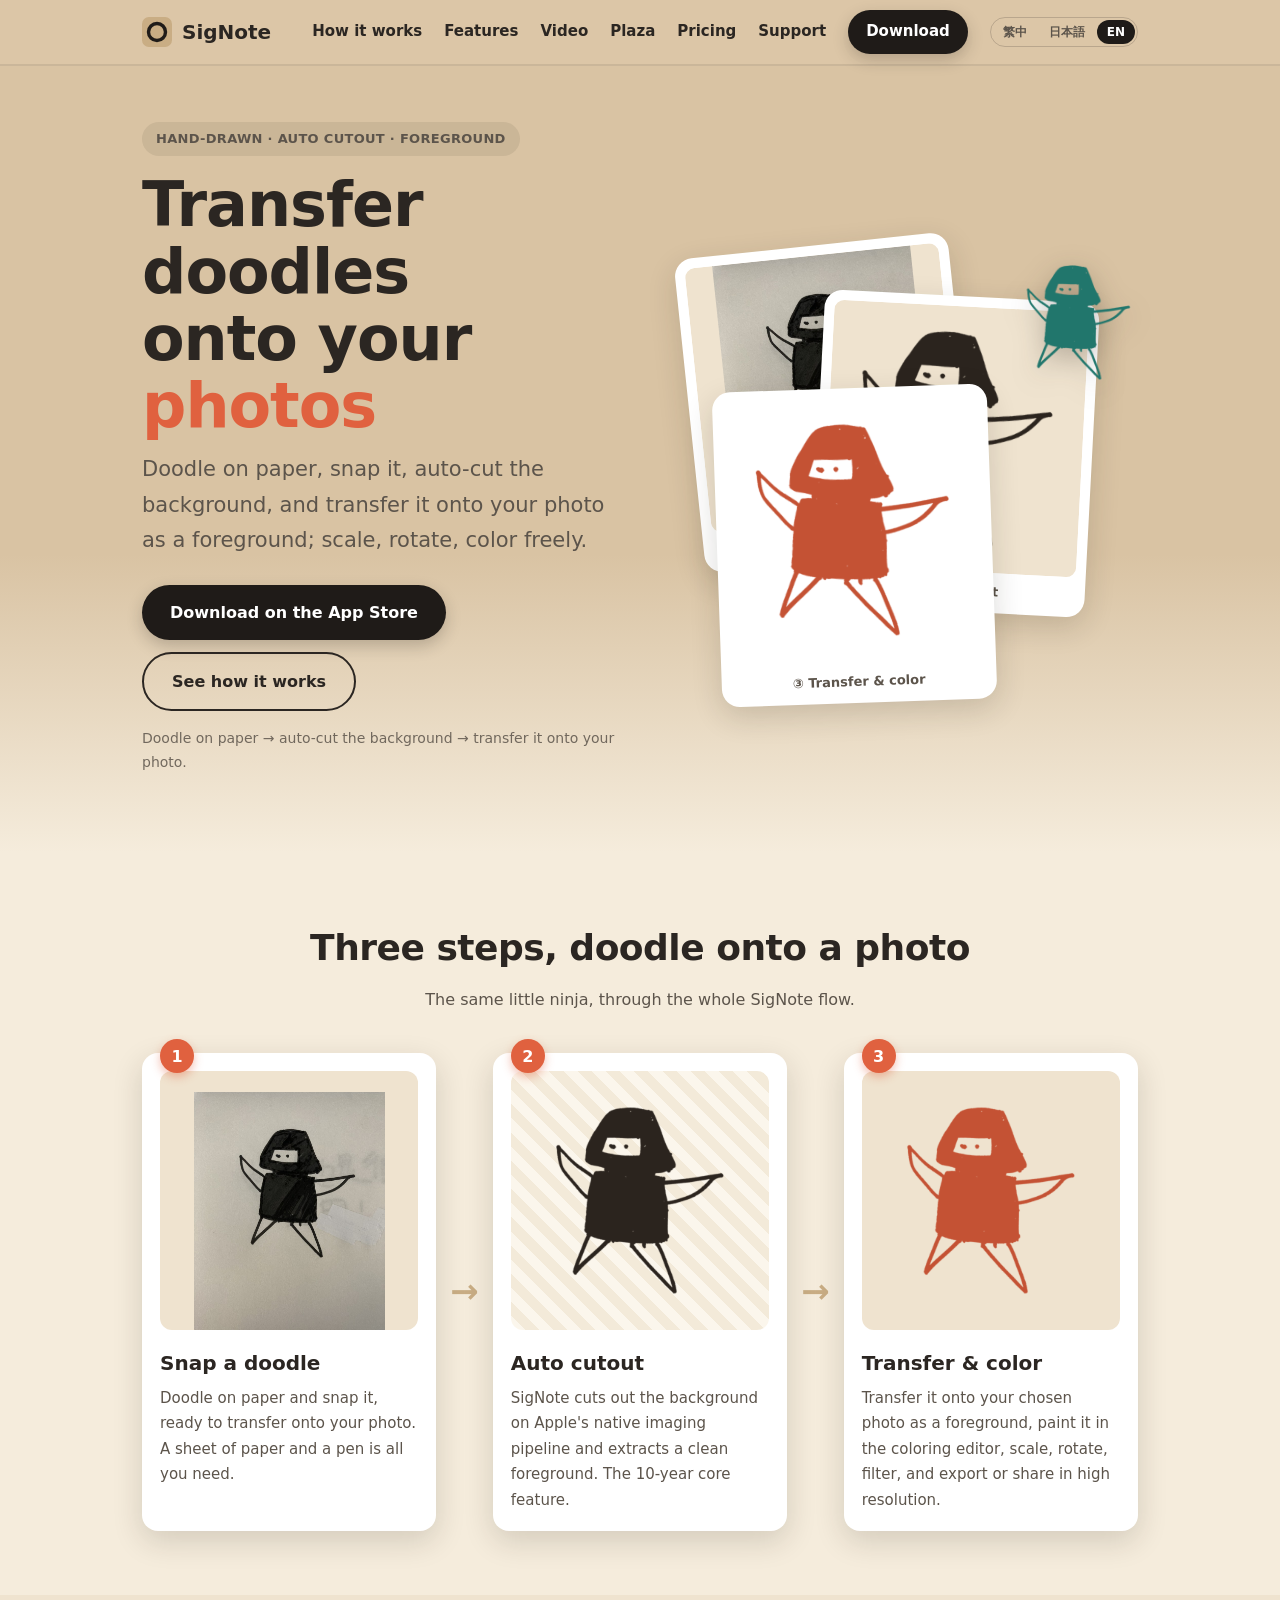
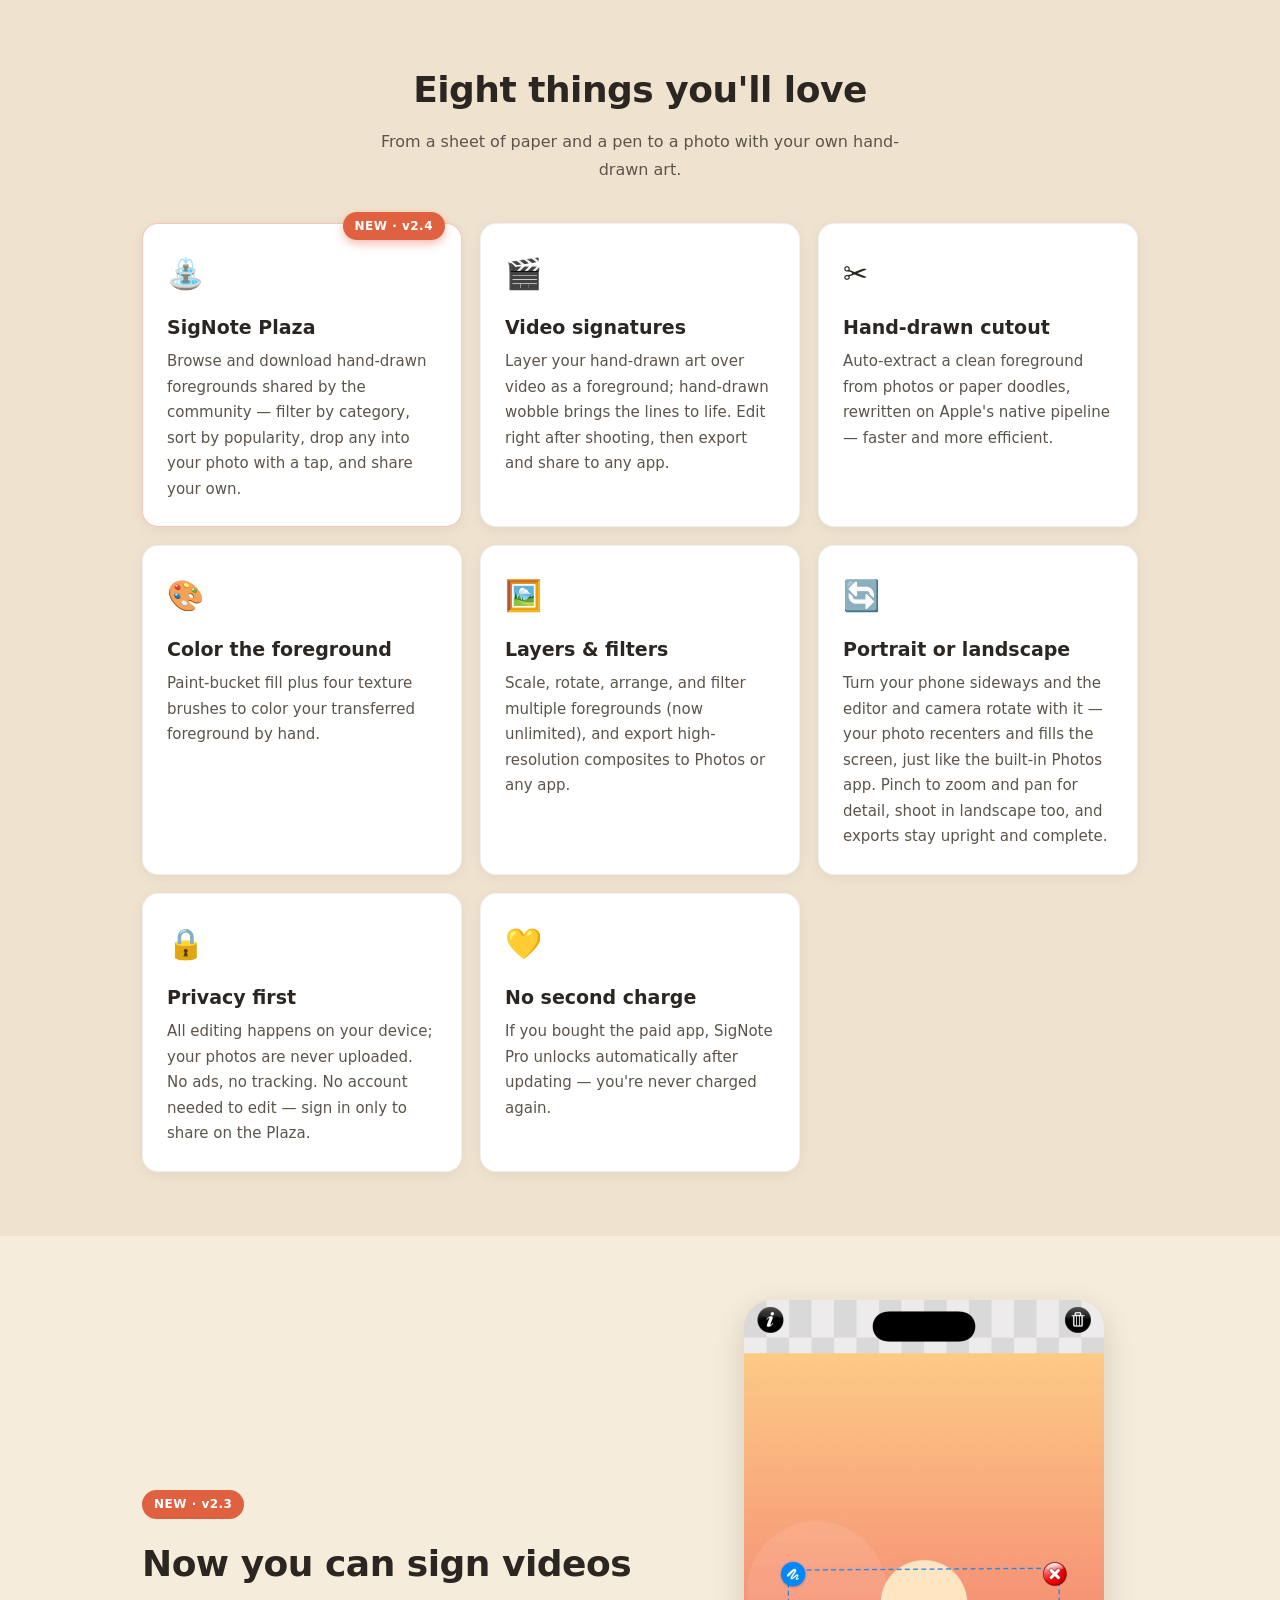
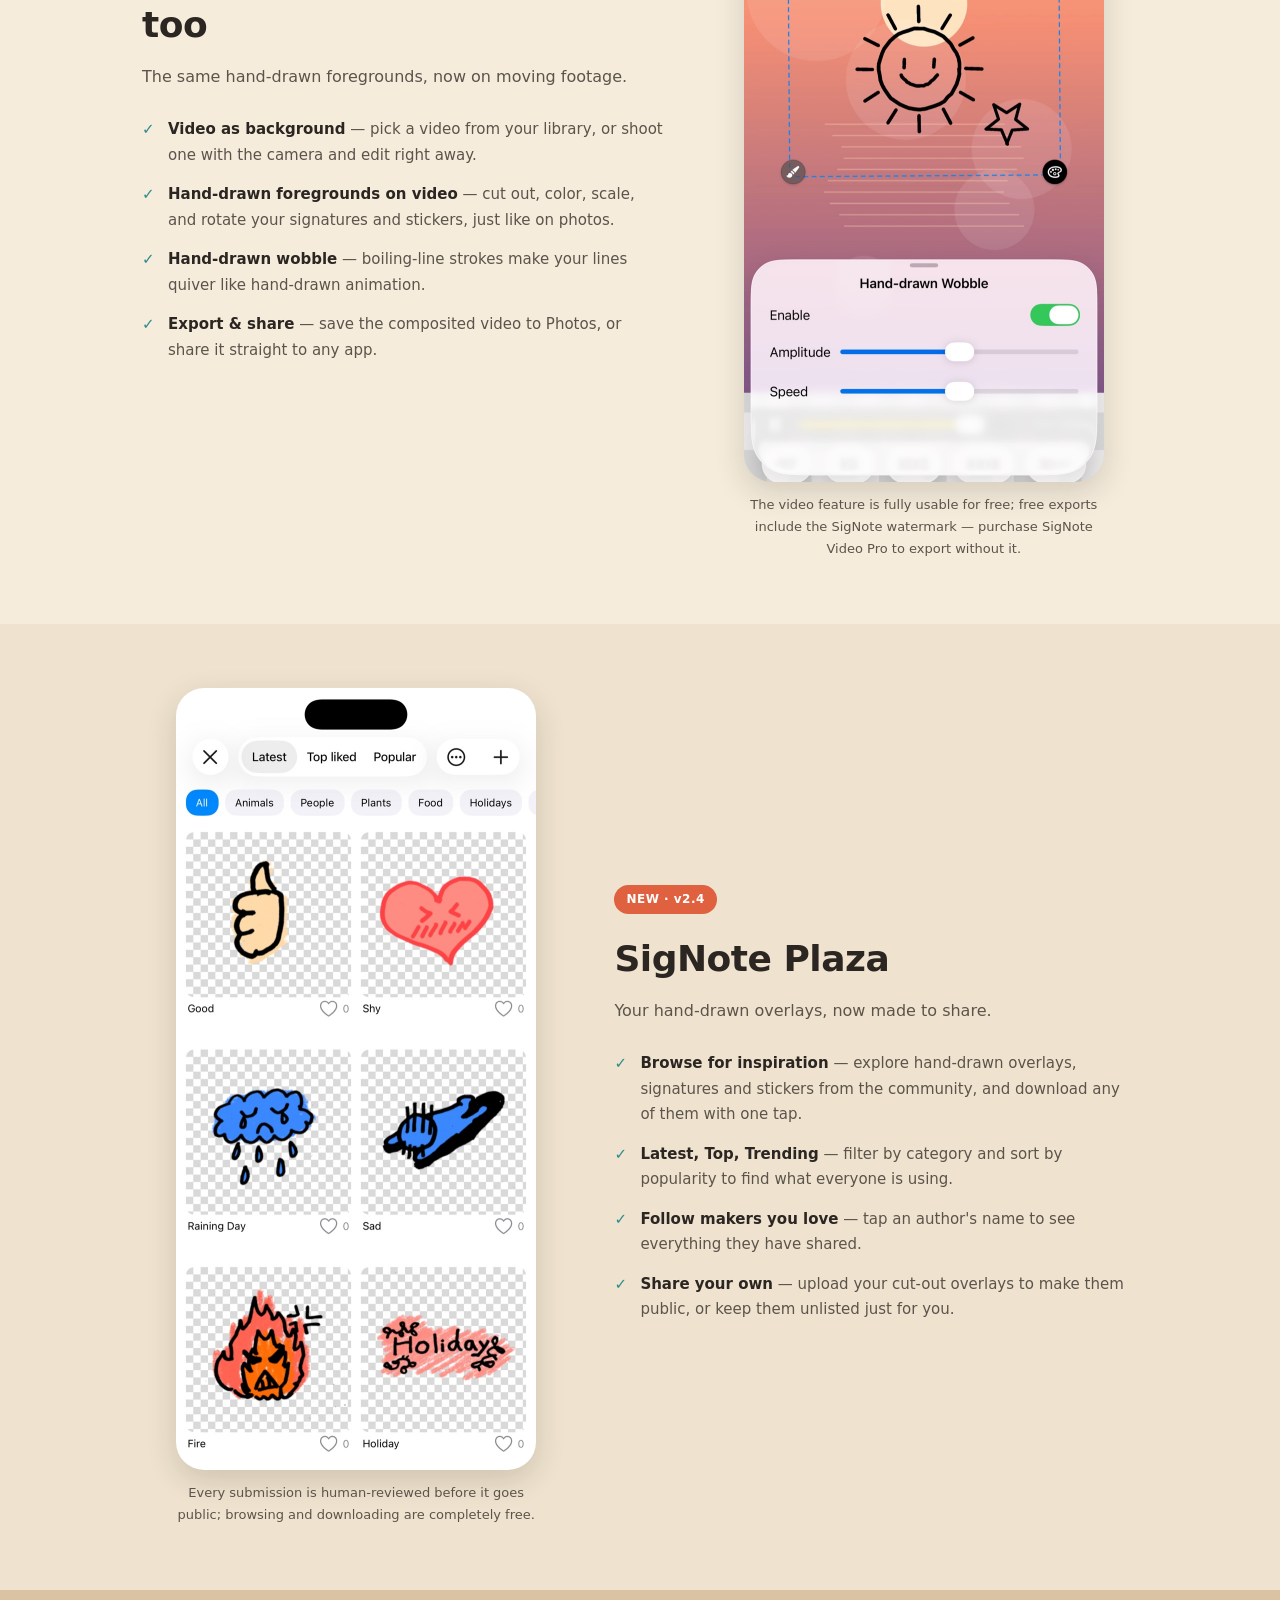
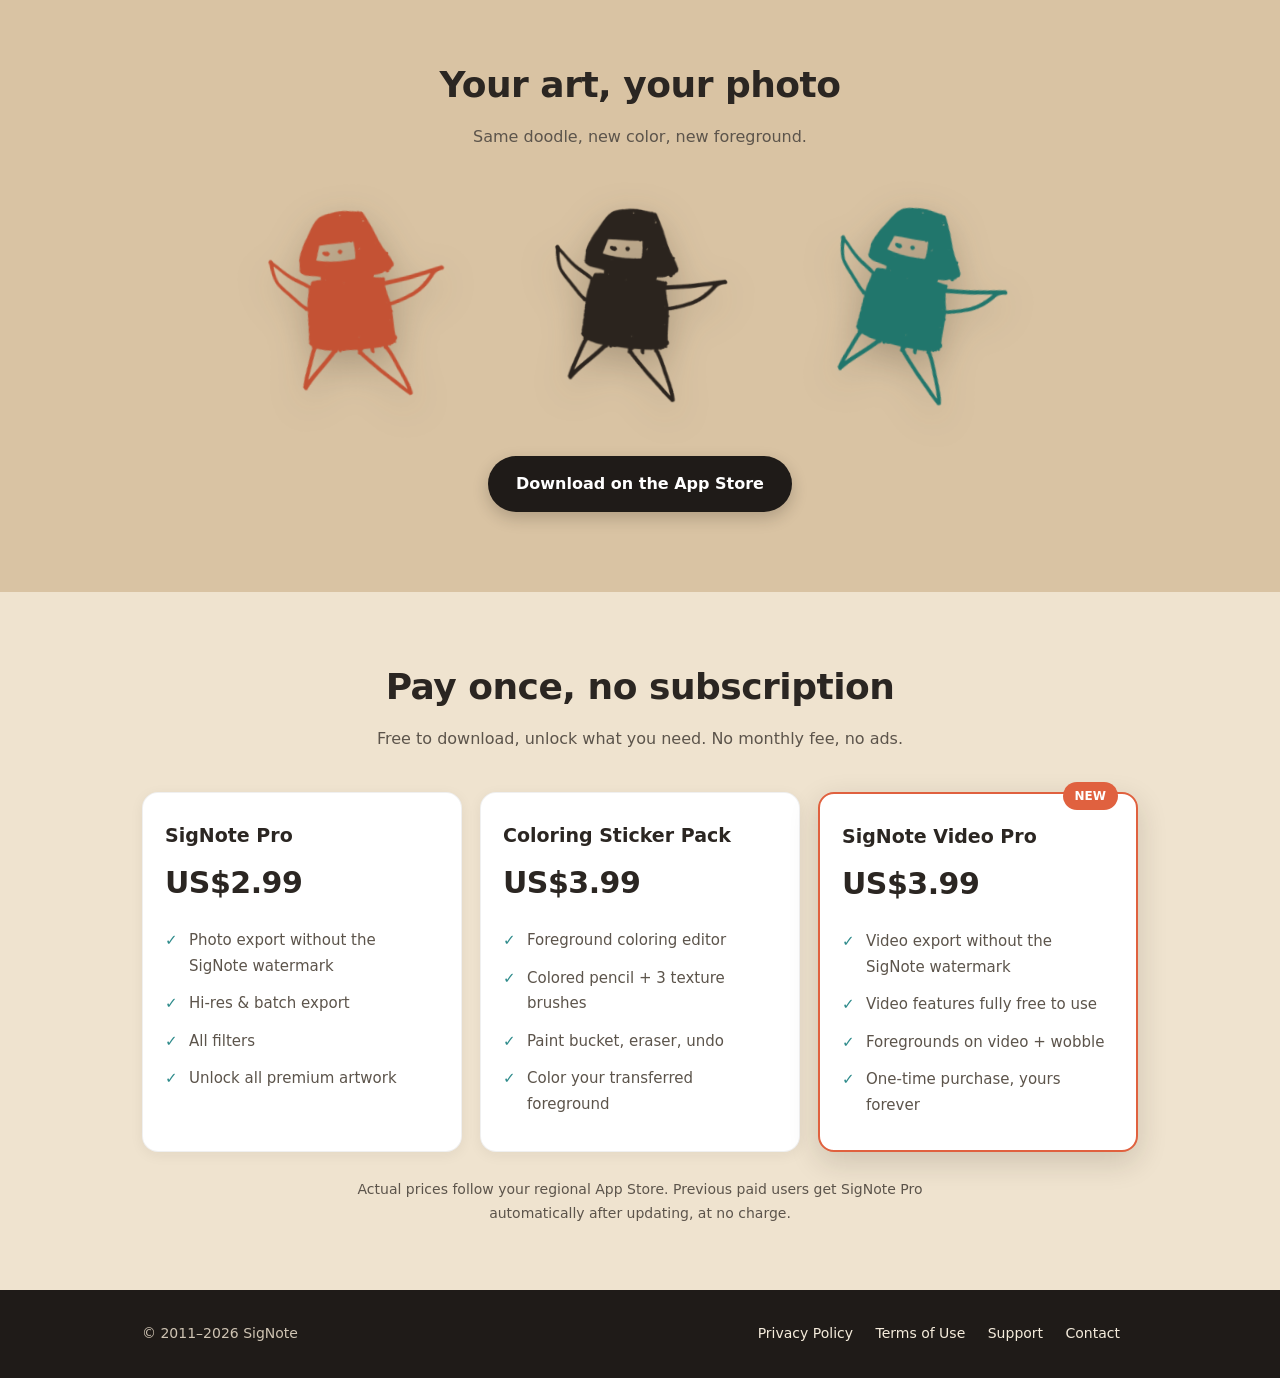
<file: index.html>
<!DOCTYPE html>
<!-- SigNote website — content v2.3.0 (手繪轉印＋影片簽名；v2.1 廣場內容見 git tag site-v2.1.0) -->
<html lang="zh-Hant">
<head>
<meta charset="utf-8">
<meta name="viewport" content="width=device-width, initial-scale=1">
<title>SigNote — 把手繪轉印到照片</title>
<meta name="description" content="SigNote：把紙上手繪塗鴉自動去背，轉印到照片上當前景，自由縮放、旋轉、上色；現在影片也能簽名，手繪抖動讓線條活起來。十年磨一劍的手繪 App，台灣製造。">
<meta property="og:title" content="SigNote — 把手繪轉印到照片">
<meta property="og:description" content="手繪轉印 × 自動去背 × 多層前景 × 影片簽名。">
<meta property="og:type" content="website">
<link rel="stylesheet" href="style.css?v=230">
</head>
<body>

<header class="site">
  <div class="wrap">
    <a class="brand" href="#top">
      <svg width="30" height="30" viewBox="0 0 30 30" aria-hidden="true">
        <rect width="30" height="30" rx="7" fill="#c9ad84"/>
        <circle cx="15" cy="15" r="8.5" fill="none" stroke="#1f1b18" stroke-width="3.4"/>
      </svg>
      SigNote
    </a>
    <nav class="top">
      <a href="#how" data-i18n="nav_how">怎麼運作</a>
      <a href="#features" data-i18n="nav_features">功能</a>
      <a href="#video" data-i18n="nav_video">影片簽名</a>
      <a href="#plaza" data-i18n="nav_plaza">廣場</a>
      <a href="#pricing" data-i18n="nav_pricing">價格</a>
      <a href="support.html" data-i18n="nav_support">客服</a>
      <a class="btn btn-sm" href="https://apps.apple.com/app/id427535251" data-i18n="nav_download">下載</a>
      <span class="lang-switch" role="group" aria-label="Language">
        <button type="button" data-lang="zh">繁中</button>
        <button type="button" data-lang="ja">日本語</button>
        <button type="button" data-lang="en">EN</button>
      </span>
    </nav>
  </div>
</header>

<!-- HERO -->
<section class="hero" id="top">
  <div class="wrap hero-grid">
    <div class="hero-copy">
      <span class="eyebrow" data-i18n="hero_eyebrow">手繪轉印 · 自動去背 · 多層前景</span>
      <h1 data-i18n="hero_h1">把手繪<br>轉印到你的<span class="hl">照片</span></h1>
      <p class="tag" data-i18n="hero_tag">紙上隨手一張塗鴉，拍下自動去背，轉印成照片前景，自由縮放、旋轉、親手上色。</p>
      <p class="cta">
        <a class="btn" href="https://apps.apple.com/app/id427535251" data-i18n="hero_cta1">App Store 下載</a>
        <a class="btn alt" href="#how" data-i18n="hero_cta2">看看怎麼做</a>
      </p>
      <p class="en" data-i18n="hero_en">紙上塗鴉 → 自動去背 → 轉印到照片。</p>
    </div>

    <div class="hero-art" aria-hidden="true">
      <figure class="pl pl-1">
        <img src="assets/demo-source.jpg" alt="手繪塗鴉" loading="eager">
        <figcaption data-i18n="hero_cap1">① 拍下塗鴉</figcaption>
      </figure>
      <figure class="pl pl-2">
        <img src="assets/demo-fg.png" alt="自動去背前景">
        <figcaption data-i18n="hero_cap2">② 自動去背</figcaption>
      </figure>
      <figure class="pl pl-3 sticker">
        <img src="assets/demo-fg-coral.png" alt="轉印上色前景">
        <figcaption data-i18n="hero_cap3">③ 轉印上色</figcaption>
      </figure>
      <img class="float-stik fs-a" src="assets/demo-fg-teal.png" alt="">
    </div>
  </div>
</section>

<!-- HOW IT WORKS -->
<section class="block how" id="how">
  <div class="wrap">
    <h2 data-i18n="how_h2">三步，把手繪轉印到照片</h2>
    <p class="sub" data-i18n="how_sub">同一隻小忍者，走完 SigNote 的完整流程。</p>
    <div class="steps">
      <div class="step">
        <div class="stage"><img src="assets/demo-source.jpg" alt="手繪塗鴉"></div>
        <div class="n">1</div>
        <h3 data-i18n="step1_h">拍下塗鴉</h3>
        <p data-i18n="step1_p">在紙上隨手塗鴉，拍下照片，準備轉印到你的相片裡。一張紙、一隻筆就能開始。</p>
      </div>
      <div class="arrow">→</div>
      <div class="step">
        <div class="stage line"><img src="assets/demo-fg.png" alt="自動去背前景"></div>
        <div class="n">2</div>
        <h3 data-i18n="step2_h">自動去背</h3>
        <p data-i18n="step2_p">SigNote 以 Apple 原生影像管線自動去背，萃取乾淨前景，去掉背景雜物。十年口碑的核心功能。</p>
      </div>
      <div class="arrow">→</div>
      <div class="step">
        <div class="stage"><img src="assets/demo-fg-coral.png" alt="轉印上色前景"></div>
        <div class="n">3</div>
        <h3 data-i18n="step3_h">轉印上色</h3>
        <p data-i18n="step3_p">轉印到你選的照片當前景，進塗色編輯器親手上色，自由縮放、旋轉、套濾鏡，高解析輸出或分享。</p>
      </div>
    </div>
  </div>
</section>

<!-- FEATURES -->
<section class="block tint" id="features">
  <div class="wrap">
    <h2 data-i18n="feat_h2">你會愛上的八件事</h2>
    <p class="sub" data-i18n="feat_sub">從一張紙、一隻筆，到一張有你手繪的照片。</p>
    <div class="features">
      <div class="card new"><span class="badge-new">NEW · v2.4</span><div class="ic">⛲</div><h3 data-i18n="fp_h">SigNote 廣場</h3><p data-i18n="fp_p">瀏覽、下載社群分享的手繪前景，依分類與人氣挑選，一鍵貼進你的照片；也把你的創作分享給大家。</p></div>
      <div class="card"><div class="ic">🎬</div><h3 data-i18n="fv_h">影片簽名</h3><p data-i18n="fv_p">把手繪疊上影片當前景，手繪抖動讓線條活起來；拍完直接編輯，匯出分享到任何 App。</p></div>
      <div class="card"><div class="ic">✂️</div><h3 data-i18n="f1_h">手繪去背</h3><p data-i18n="f1_p">照片或紙上塗鴉自動萃取乾淨前景，以 Apple 原生影像管線重寫，更快更省電。</p></div>
      <div class="card"><div class="ic">🎨</div><h3 data-i18n="f2_h">前景上色</h3><p data-i18n="f2_p">油漆桶填色＋四種質感筆刷，為轉印的前景親手上色。</p></div>
      <div class="card"><div class="ic">🖼️</div><h3 data-i18n="f3_h">多層前景與濾鏡</h3><p data-i18n="f3_p">多張前景自由縮放、旋轉、排列、套濾鏡（不再有張數上限），高解析合成輸出到相簿或任何 App。</p></div>
      <div class="card"><div class="ic">🔄</div><h3 data-i18n="f6_h">直向橫向都好編</h3><p data-i18n="f6_p">手機打橫，編輯畫面與相機跟著轉、照片自動置中滿版，像 iOS 內建「相片」一樣自然；雙指縮放、平移看細節，連拍照都能橫拿、所見即所得，成品永遠正立完整。</p></div>
      <div class="card"><div class="ic">🔒</div><h3 data-i18n="f4_h">隱私優先</h3><p data-i18n="f4_p">編輯全在裝置本機完成，相簿照片不外傳。無廣告、無追蹤；編輯不用帳號，廣場分享才需登入。</p></div>
      <div class="card"><div class="ic">💛</div><h3 data-i18n="f5_h">老用戶不二次收費</h3><p data-i18n="f5_p">曾購買付費版的你，更新後自動解鎖 SigNote Pro，永不再收費。</p></div>
    </div>
  </div>
</section>

<!-- VIDEO SIGNATURE (v2.3) -->
<section class="block video" id="video">
  <div class="wrap video-grid">
    <div class="video-copy">
      <span class="badge-new">NEW · v2.3</span>
      <h2 data-i18n="v23_h2">影片也能簽名了</h2>
      <p class="sub" data-i18n="v23_sub">同一套手繪前景，這次疊上會動的畫面。</p>
      <ul class="video-points">
        <li data-i18n="v23_li1"><strong>影片當背景</strong>——從相簿選影片，或用相機直接錄一段，拍完馬上編輯。</li>
        <li data-i18n="v23_li2"><strong>手繪前景疊影片</strong>——簽名、貼紙照樣去背、上色、縮放、旋轉，像貼紙一樣疊上畫面。</li>
        <li data-i18n="v23_li3"><strong>手繪抖動</strong>——boiling-line 動態筆觸讓線條微微顫動，像手繪動畫一樣活起來。</li>
        <li data-i18n="v23_li4"><strong>匯出分享</strong>——合成後的影片存回相簿，或直接分享到任何 App。</li>
      </ul>
    </div>
    <figure class="video-shot">
      <img data-i18n-src="assets/usage-video" src="assets/usage-video-zh.jpg" alt="影片簽名編輯畫面：手繪前景疊在影片上" width="360" height="782" loading="lazy">
      <figcaption data-i18n="v23_cap">影片功能免費完整可用，免費匯出帶 SigNote 標記；購買「SigNote 影片 Pro」即可匯出乾淨影片。</figcaption>
    </figure>
  </div>
</section>

<!-- PLAZA / 廣場 (v2.4) -->
<section class="block video tint" id="plaza">
  <div class="wrap video-grid reverse">
    <figure class="video-shot">
      <img data-i18n-src="assets/plaza" src="assets/plaza-zh.jpg" alt="SigNote 廣場：社群手繪前景瀏覽畫面" width="360" height="782" loading="lazy">
      <figcaption data-i18n="plaza_cap">廣場內容皆經人工預審後才公開；瀏覽與下載完全免費。</figcaption>
    </figure>
    <div class="video-copy">
      <span class="badge-new">NEW · v2.4</span>
      <h2 data-i18n="plaza_h2">SigNote 廣場</h2>
      <p class="sub" data-i18n="plaza_sub">手繪前景，現在能互相分享了。</p>
      <ul class="video-points">
        <li data-i18n="plaza_li1"><strong>逛廣場找靈感</strong>——瀏覽社群上傳的手繪前景、簽名與貼紙，看到喜歡的一鍵下載就能用。</li>
        <li data-i18n="plaza_li2"><strong>最新・最讚・熱門</strong>——依分類篩選、依人氣排序，快速找到大家都在用的圖。</li>
        <li data-i18n="plaza_li3"><strong>追蹤喜愛的作者</strong>——點一下作者名，看他上傳的全部作品。</li>
        <li data-i18n="plaza_li4"><strong>分享你的創作</strong>——把去背好的前景上傳廣場，公開給大家，或設為不公開自己收藏。</li>
      </ul>
    </div>
  </div>
</section>

<!-- SHOWCASE -->
<section class="block showcase">
  <div class="wrap">
    <h2 data-i18n="show_h2">你的手繪，你的照片</h2>
    <p class="sub" data-i18n="show_sub">同一張塗鴉，換個顏色就是全新的前景。</p>
    <div class="stik-row">
      <img src="assets/demo-fg-coral.png" alt="珊瑚色忍者前景" class="bigstik s1" width="600" height="600">
      <img src="assets/demo-fg.png" alt="墨色忍者前景" class="bigstik s2" width="600" height="600">
      <img src="assets/demo-fg-teal.png" alt="湖綠色忍者前景" class="bigstik s3" width="600" height="600">
    </div>
    <p class="center"><a class="btn" href="https://apps.apple.com/app/id427535251" data-i18n="hero_cta1">App Store 下載</a></p>
  </div>
</section>

<!-- PRICING -->
<section class="block tint" id="pricing">
  <div class="wrap">
    <h2 data-i18n="price_h2">一次買斷，沒有訂閱</h2>
    <p class="sub" data-i18n="price_sub">免費下載，依你需要解鎖。沒有月費、沒有廣告。</p>
    <div class="plans">
      <div class="plan">
        <h3 data-i18n="plan1_h">SigNote Pro</h3>
        <div class="price">US$2.99</div>
        <ul data-i18n="plan1_list">
          <li>相片匯出不帶 SigNote 浮水印</li>
          <li>高解析・批次輸出</li>
          <li>全部濾鏡</li>
          <li>解鎖全部進階圖案</li>
        </ul>
      </div>
      <div class="plan">
        <h3 data-i18n="plan2_h">塗色貼紙功能包</h3>
        <div class="price">US$3.99</div>
        <ul data-i18n="plan2_list">
          <li>前景上色編輯器</li>
          <li>彩色鉛筆＋三種質感筆刷</li>
          <li>油漆桶・橡皮擦・undo</li>
          <li>為轉印前景上色</li>
        </ul>
      </div>
      <div class="plan best">
        <span class="ribbon" data-i18n="plan_ribbon">新登場</span>
        <h3 data-i18n="plan4_h">SigNote 影片 Pro</h3>
        <div class="price">US$3.99</div>
        <ul data-i18n="plan4_list">
          <li>影片匯出不帶 SigNote 浮水印</li>
          <li>影片功能免費完整可用</li>
          <li>手繪前景疊影片＋手繪抖動</li>
          <li>一次買斷永久解鎖</li>
        </ul>
      </div>
    </div>
    <p class="foot-note" data-i18n="price_note">實際價格依各地區 App Store 為準。曾購買舊付費版的用戶更新後自動解鎖 SigNote Pro，不再收費。</p>
  </div>
</section>

<footer class="site">
  <div class="wrap">
    <div>© 2011–2026 SigNote</div>
    <div class="links">
      <a href="privacy.html" data-i18n="foot_privacy">隱私權政策</a>
      <a href="terms.html" data-i18n="foot_terms">使用條款</a>
      <a href="support.html" data-i18n="foot_support">客服支援</a>
      <a href="mailto:signote.app@gmail.com" data-i18n="foot_contact">聯絡我們</a>
    </div>
  </div>
</footer>

<script src="i18n.js"></script>
</body>
</html>
</file>
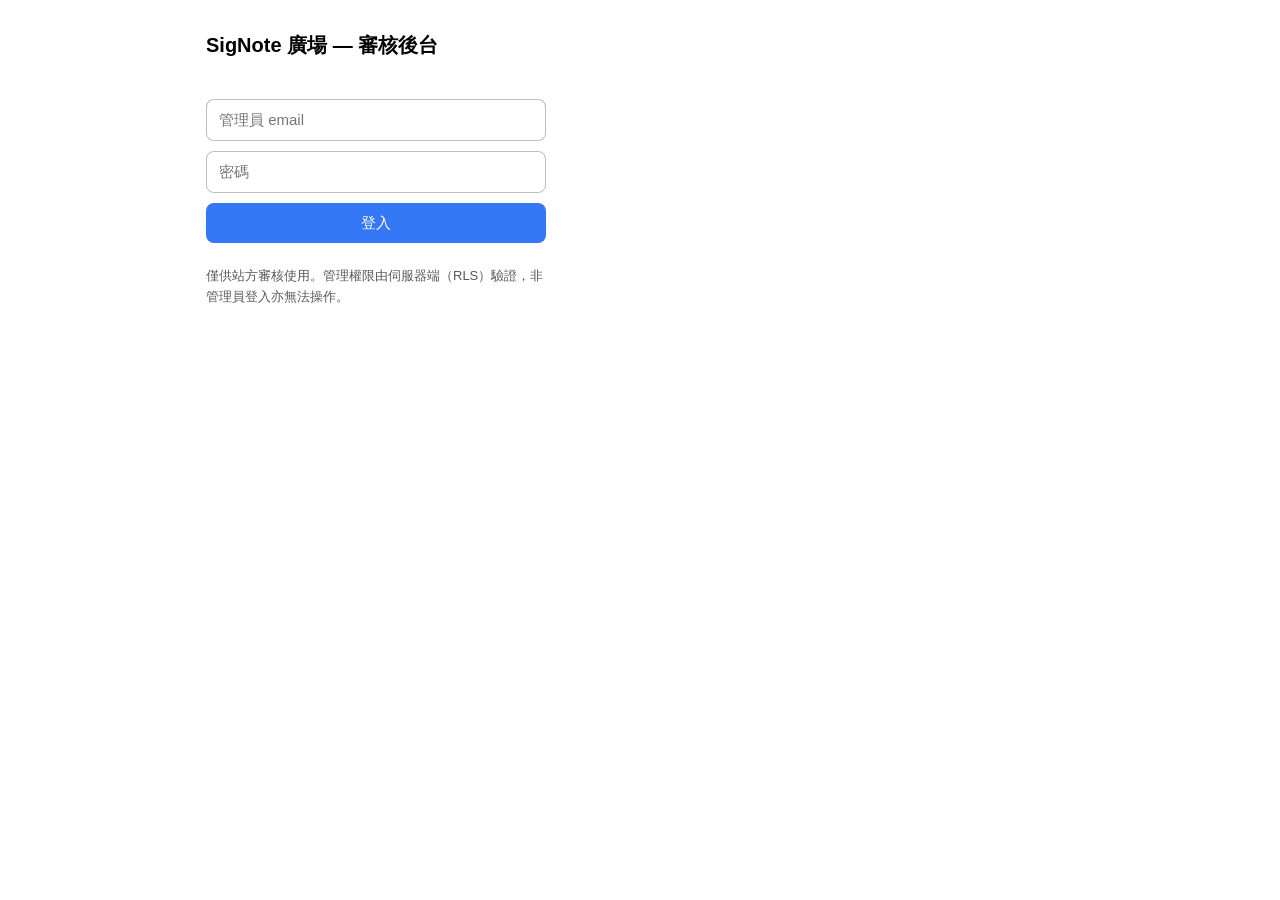
<file: admin.html>
<!DOCTYPE html>
<!-- SigNote 廣場審核後台（純靜態；權力來自登入身分＋RLS，頁內只有公開 publishable key）
     管理員設定見 supabase/README.md §後台；本頁不進站內導覽、noindex。 -->
<html lang="zh-Hant">
<head>
<meta charset="utf-8">
<meta name="viewport" content="width=device-width, initial-scale=1">
<meta name="robots" content="noindex,nofollow">
<title>SigNote 廣場 — 審核後台</title>
<style>
  :root { color-scheme: light dark; }
  * { box-sizing: border-box; }
  body { font: 15px/1.6 -apple-system, "PingFang TC", sans-serif; margin: 0; padding: 16px;
         background: Canvas; color: CanvasText; max-width: 900px; margin-inline: auto; }
  h1 { font-size: 20px; } h2 { font-size: 16px; margin: 24px 0 8px; }
  input, button, select { font: inherit; padding: 8px 12px; border-radius: 8px;
         border: 1px solid color-mix(in srgb, CanvasText 25%, transparent); }
  button { cursor: pointer; background: #3478f6; color: #fff; border: none; }
  button.secondary { background: color-mix(in srgb, CanvasText 12%, transparent); color: CanvasText; }
  button.danger { background: #e5484d; }
  button:disabled { opacity: .5; cursor: default; }
  .card { display: flex; gap: 12px; padding: 12px; margin: 10px 0; border-radius: 12px;
          border: 1px solid color-mix(in srgb, CanvasText 15%, transparent); align-items: flex-start; }
  .card img { width: 96px; height: 96px; object-fit: contain; border-radius: 8px; flex: none;
              background:
                repeating-conic-gradient(#e8e8e8 0% 25%, #ffffff 0% 50%) 0 0 / 18px 18px; }
  .card .meta { flex: 1; min-width: 0; } .meta div { overflow-wrap: anywhere; }
  .muted { opacity: .65; font-size: 13px; }
  .actions { display: flex; flex-wrap: wrap; gap: 6px; margin-top: 8px; }
  .tag { display: inline-block; padding: 1px 8px; border-radius: 999px; font-size: 12px;
         background: color-mix(in srgb, CanvasText 10%, transparent); margin-right: 4px; }
  #toast { position: fixed; bottom: 20px; left: 50%; transform: translateX(-50%);
           background: CanvasText; color: Canvas; padding: 8px 16px; border-radius: 999px;
           opacity: 0; transition: opacity .25s; pointer-events: none; max-width: 90vw; }
  #toast.show { opacity: 1; }
  nav.tabs { display: flex; gap: 8px; margin: 16px 0; }
  .hidden { display: none !important; }
  form#login { display: flex; flex-direction: column; gap: 10px; max-width: 340px; margin-top: 24px; }
  .topbar { display: flex; justify-content: space-between; align-items: center; gap: 8px; }
</style>
</head>
<body>

<div class="topbar">
  <h1>SigNote 廣場 — 審核後台</h1>
  <button id="signout" class="secondary hidden">登出</button>
</div>

<!-- 登入 -->
<form id="login">
  <input id="email" type="email" placeholder="管理員 email" autocomplete="username" required>
  <input id="password" type="password" placeholder="密碼" autocomplete="current-password" required>
  <button type="submit">登入</button>
  <p class="muted">僅供站方審核使用。管理權限由伺服器端（RLS）驗證，非管理員登入亦無法操作。</p>
</form>

<!-- 主畫面 -->
<div id="app" class="hidden">
  <nav class="tabs">
    <button id="tab-pending">待審佇列</button>
    <button id="tab-reports" class="secondary">檢舉佇列</button>
    <button id="tab-mods" class="secondary">管理員</button>
    <button id="refresh" class="secondary">重新整理</button>
  </nav>
  <div id="list"></div>
</div>

<div id="toast"></div>

<script>
"use strict";
// ── 公開常數（與 App 同一把 publishable key；管理權力不來自這裡）─────────
const SB = "https://dizmvkjutsgwhposwdrl.supabase.co";
const KEY = "sb_publishable_pI2QfBX0XHuJDn1QQOLxBw_GGtvFfrK";
const R2 = "https://pub-f27042f589424e96ad2fcc38ec18442d.r2.dev";

const $ = (id) => document.getElementById(id);
let tab = "pending";

const toast = (m) => { const t = $("toast"); t.textContent = m; t.classList.add("show");
                       setTimeout(() => t.classList.remove("show"), 2600); };

// ── Session（sessionStorage；401 時重登）────────────────────────────────
const session = {
  get token() { return sessionStorage.getItem("sb_at"); },
  save(j) { sessionStorage.setItem("sb_at", j.access_token); },
  clear() { sessionStorage.removeItem("sb_at"); },
};

async function api(path, opts = {}) {
  const r = await fetch(SB + path, { ...opts, headers: {
    apikey: KEY, Authorization: "Bearer " + (session.token || KEY),
    "Content-Type": "application/json", ...(opts.headers || {}) } });
  if (r.status === 401) { signOut(); toast("登入逾期，請重新登入"); throw new Error("401"); }
  return r;
}

// ── 登入／登出 ──────────────────────────────────────────────────────────
$("login").addEventListener("submit", async (e) => {
  e.preventDefault();
  const r = await fetch(SB + "/auth/v1/token?grant_type=password", {
    method: "POST", headers: { apikey: KEY, "Content-Type": "application/json" },
    body: JSON.stringify({ email: $("email").value, password: $("password").value }) });
  const j = await r.json();
  if (!r.ok) { toast(j.error_description || j.msg || "登入失敗"); return; }
  session.save(j);
  // RLS 自我檢查：不是管理員就沒得玩
  const m = await (await api("/rest/v1/moderators?select=user_id")).json();
  if (!Array.isArray(m) || m.length === 0) { signOut(); toast("此帳號不是管理員"); return; }
  enterApp();
});

function signOut() { session.clear(); $("app").classList.add("hidden");
  $("login").classList.remove("hidden"); $("signout").classList.add("hidden"); }
$("signout").addEventListener("click", signOut);

function enterApp() {
  $("login").classList.add("hidden"); $("app").classList.remove("hidden");
  $("signout").classList.remove("hidden"); load();
}

// ── 分頁 ────────────────────────────────────────────────────────────────
$("tab-pending").addEventListener("click", () => { tab = "pending"; styleTabs(); load(); });
$("tab-reports").addEventListener("click", () => { tab = "reports"; styleTabs(); load(); });
$("tab-mods").addEventListener("click", () => { tab = "mods"; styleTabs(); load(); });
$("refresh").addEventListener("click", load);
function styleTabs() {
  $("tab-pending").className = tab === "pending" ? "" : "secondary";
  $("tab-reports").className = tab === "reports" ? "" : "secondary";
  $("tab-mods").className = tab === "mods" ? "" : "secondary";
}

async function load() { $("list").innerHTML = "<p class='muted'>載入中…</p>";
  try {
    if (tab === "pending") await loadPending();
    else if (tab === "reports") await loadReports();
    else await loadModerators();
  } catch (e) { if (String(e).indexOf("401") < 0) $("list").innerHTML = "<p>載入失敗，請重試。</p>"; }
}

// ── 管理員 ──────────────────────────────────────────────────────────────
async function loadModerators() {
  const mods = await (await api("/rest/v1/moderators?select=user_id,note,created_at&order=created_at")).json();
  // 取這些管理員的作者名（profiles）供顯示；查不到就只顯示 uid。
  let names = {};
  if (mods.length) {
    const ids = mods.map((m) => m.user_id).join(",");
    const profs = await (await api("/rest/v1/profiles?select=user_id,name&user_id=in.(" + ids + ")")).json();
    names = Object.fromEntries((profs || []).map((p) => [p.user_id, p.name]));
  }
  const myUID = sessionUID();
  const rowsHTML = mods.map((m) => `
    <div class="card" style="align-items:center">
      <div class="meta">
        <div><strong>${esc(names[m.user_id] || "(未取名)")}</strong>${m.user_id === myUID ? " <span class='tag'>你</span>" : ""}</div>
        <div class="muted">${esc(m.user_id)}${m.note ? "｜" + esc(m.note) : ""}</div>
      </div>
      ${m.user_id === myUID ? "" : `<button class="danger" data-del="${esc(m.user_id)}">移除</button>`}
    </div>`).join("");
  $("list").innerHTML = `
    <p class="muted">管理員可登入本後台審核，且作者名不受保留字限制（可用 SigNote 等）。
      新增：先請對方在 App 內登入一次 → 到 Supabase Authentication → Users 複製其 User UID → 貼到下方。</p>
    <div class="card" style="flex-direction:column;align-items:stretch;gap:8px">
      <input id="mod-uid" placeholder="要新增的使用者 UID（uuid）">
      <input id="mod-note" placeholder="備註（選填，例：太太）">
      <button id="mod-add">新增管理員</button>
    </div>
    ${rowsHTML || "<p class='muted'>目前只有你一位管理員。</p>"}`;
  $("mod-add").onclick = addModerator;
  $("list").querySelectorAll("[data-del]").forEach((b) =>
    b.onclick = () => removeModerator(b.getAttribute("data-del")));
}

async function addModerator() {
  const uid = $("mod-uid").value.trim();
  if (!/^[0-9a-f-]{36}$/i.test(uid)) { toast("請貼上正確的 UID（uuid 格式）"); return; }
  const r = await api("/rest/v1/moderators", {
    method: "POST", body: JSON.stringify({ user_id: uid, note: $("mod-note").value.trim() }),
    headers: { Prefer: "return=representation" } });
  const rows = await r.json();
  if (!r.ok || !Array.isArray(rows) || !rows.length) {
    toast((rows && rows.message) ? "新增失敗：該 UID 不存在或已是管理員" : "新增失敗"); return; }
  toast("已新增管理員"); load();
}
async function removeModerator(uid) {
  const r = await api("/rest/v1/moderators?user_id=eq." + uid, {
    method: "DELETE", headers: { Prefer: "return=representation" } });
  const rows = await r.json();
  if (!r.ok || !rows.length) { toast("移除失敗"); return; }
  toast("已移除"); load();
}

/// 從 JWT payload 取自己的 uid（sub）——用於在管理員列表標「你」、禁止移除自己。
function sessionUID() {
  try { return JSON.parse(atob((session.token || "").split(".")[1])).sub; } catch { return ""; }
}

// ── 待審佇列 ────────────────────────────────────────────────────────────
async function loadPending() {
  const rows = await (await api(
    "/rest/v1/stickers?select=*&approved_at=is.null&visibility=eq.public&order=created_at.desc")).json();
  render(rows, (s) => [
    btn("✅ 放行", () => patchSticker(s.id, { approved_at: new Date().toISOString() }, "已放行")),
    btn("⛔ 下架（改不公開）", () => patchSticker(s.id, { visibility: "unlisted" }, "已下架"), "danger"),
    holdBtn(s),
  ], "沒有待審項目 🎉");
  $("list").insertAdjacentHTML("afterbegin",
    "<p class='muted'>提示：未處置的待審項目將於上傳滿 24 小時後自動放行；被檢舉或標記 legal hold 者不會自動放行。</p>");
}

// ── 檢舉佇列 ────────────────────────────────────────────────────────────
async function loadReports() {
  const reports = await (await api("/rest/v1/reports?select=*&order=created_at.desc")).json();
  if (!reports.length) { $("list").innerHTML = "<p class='muted'>沒有未處理的檢舉 🎉</p>"; return; }
  const ids = [...new Set(reports.map((r) => r.sticker_id))];
  const stickers = await (await api(
    "/rest/v1/stickers?select=*&id=in.(" + ids.join(",") + ")")).json();
  const byID = Object.fromEntries(stickers.map((s) => [s.id, s]));
  $("list").innerHTML = "";
  for (const r of reports) {
    const s = byID[r.sticker_id];
    const el = card(s || { id: r.sticker_id, title: "（貼紙已不存在）", author_name: "-", tags: [] },
      s ? [
        btn("⛔ 下架", () => patchSticker(s.id, { visibility: "unlisted" }, "已下架"), "danger"),
        holdBtn(s),
        btn("🗑 刪除此檢舉（已處置）", () => delReport(r.id), "secondary"),
      ] : [btn("🗑 刪除此檢舉", () => delReport(r.id), "secondary")]);
    el.querySelector(".meta").insertAdjacentHTML("afterbegin",
      `<div><strong>檢舉原因：${esc(r.reason)}</strong> <span class="muted">${fmt(r.created_at)}</span></div>`);
    $("list").appendChild(el);
  }
}

// ── 共用渲染／操作 ──────────────────────────────────────────────────────
function render(rows, actionsFor, emptyMsg) {
  $("list").innerHTML = "";
  if (!rows.length) { $("list").innerHTML = `<p class='muted'>${emptyMsg}</p>`; return; }
  rows.forEach((s) => $("list").appendChild(card(s, actionsFor(s))));
}

function card(s, actions) {
  const div = document.createElement("div");
  div.className = "card";
  div.innerHTML = `
    <a href="${R2}/stickers/${s.id}.png" target="_blank" rel="noopener">
      <img src="${R2}/thumbs/${s.id}.png" alt="" loading="lazy"></a>
    <div class="meta">
      <div><strong>${esc(s.title || "(未命名)")}</strong>
        ${s.legal_hold ? "<span class='tag'>⚖️ legal hold</span>" : ""}
        ${s.visibility === "unlisted" ? "<span class='tag'>🔒 不公開</span>" : ""}</div>
      <div class="muted">${esc(s.author_name || "?")}｜${esc(s.category || "-")}｜${fmt(s.created_at)}</div>
      <div>${(s.tags || []).map((t) => `<span class="tag">🔖 ${esc(t)}</span>`).join("")}</div>
      <div class="actions"></div>
    </div>`;
  const box = div.querySelector(".actions");
  actions.forEach((a) => box.appendChild(a));
  return div;
}

function btn(label, fn, cls) {
  const b = document.createElement("button");
  b.textContent = label; if (cls) b.className = cls;
  b.onclick = async () => { b.disabled = true; try { await fn(); } finally { b.disabled = false; } };
  return b;
}
function holdBtn(s) {
  return btn(s.legal_hold ? "⚖️ 解除 legal hold" : "⚖️ 標記 legal hold",
    () => patchSticker(s.id, { legal_hold: !s.legal_hold },
      s.legal_hold ? "已解除保全" : "已標記證據保全（刪帳號不清此物件）"), "secondary");
}

async function patchSticker(id, body, okMsg) {
  const r = await api("/rest/v1/stickers?id=eq." + id, {
    method: "PATCH", body: JSON.stringify(body),
    headers: { Prefer: "return=representation" } });
  const rows = await r.json();
  if (!r.ok || !Array.isArray(rows) || rows.length === 0) { toast("操作失敗（無權限或列不存在）"); return; }
  toast(okMsg); load();
}
async function delReport(id) {
  const r = await api("/rest/v1/reports?id=eq." + id, {
    method: "DELETE", headers: { Prefer: "return=representation" } });
  const rows = await r.json();
  if (!r.ok || !rows.length) { toast("刪除失敗"); return; }
  toast("檢舉已刪除"); load();
}

const esc = (x) => String(x ?? "").replace(/[&<>"']/g, (c) =>
  ({ "&": "&amp;", "<": "&lt;", ">": "&gt;", '"': "&quot;", "'": "&#39;" }[c]));
const fmt = (t) => t ? new Date(t).toLocaleString("zh-TW", { hour12: false }) : "-";

// 已有 session 就直接驗證進入
if (session.token) {
  api("/rest/v1/moderators?select=user_id").then((r) => r.json())
    .then((m) => { if (Array.isArray(m) && m.length) enterApp(); else signOut(); })
    .catch(() => {});
}
</script>
</body>
</html>
</file>
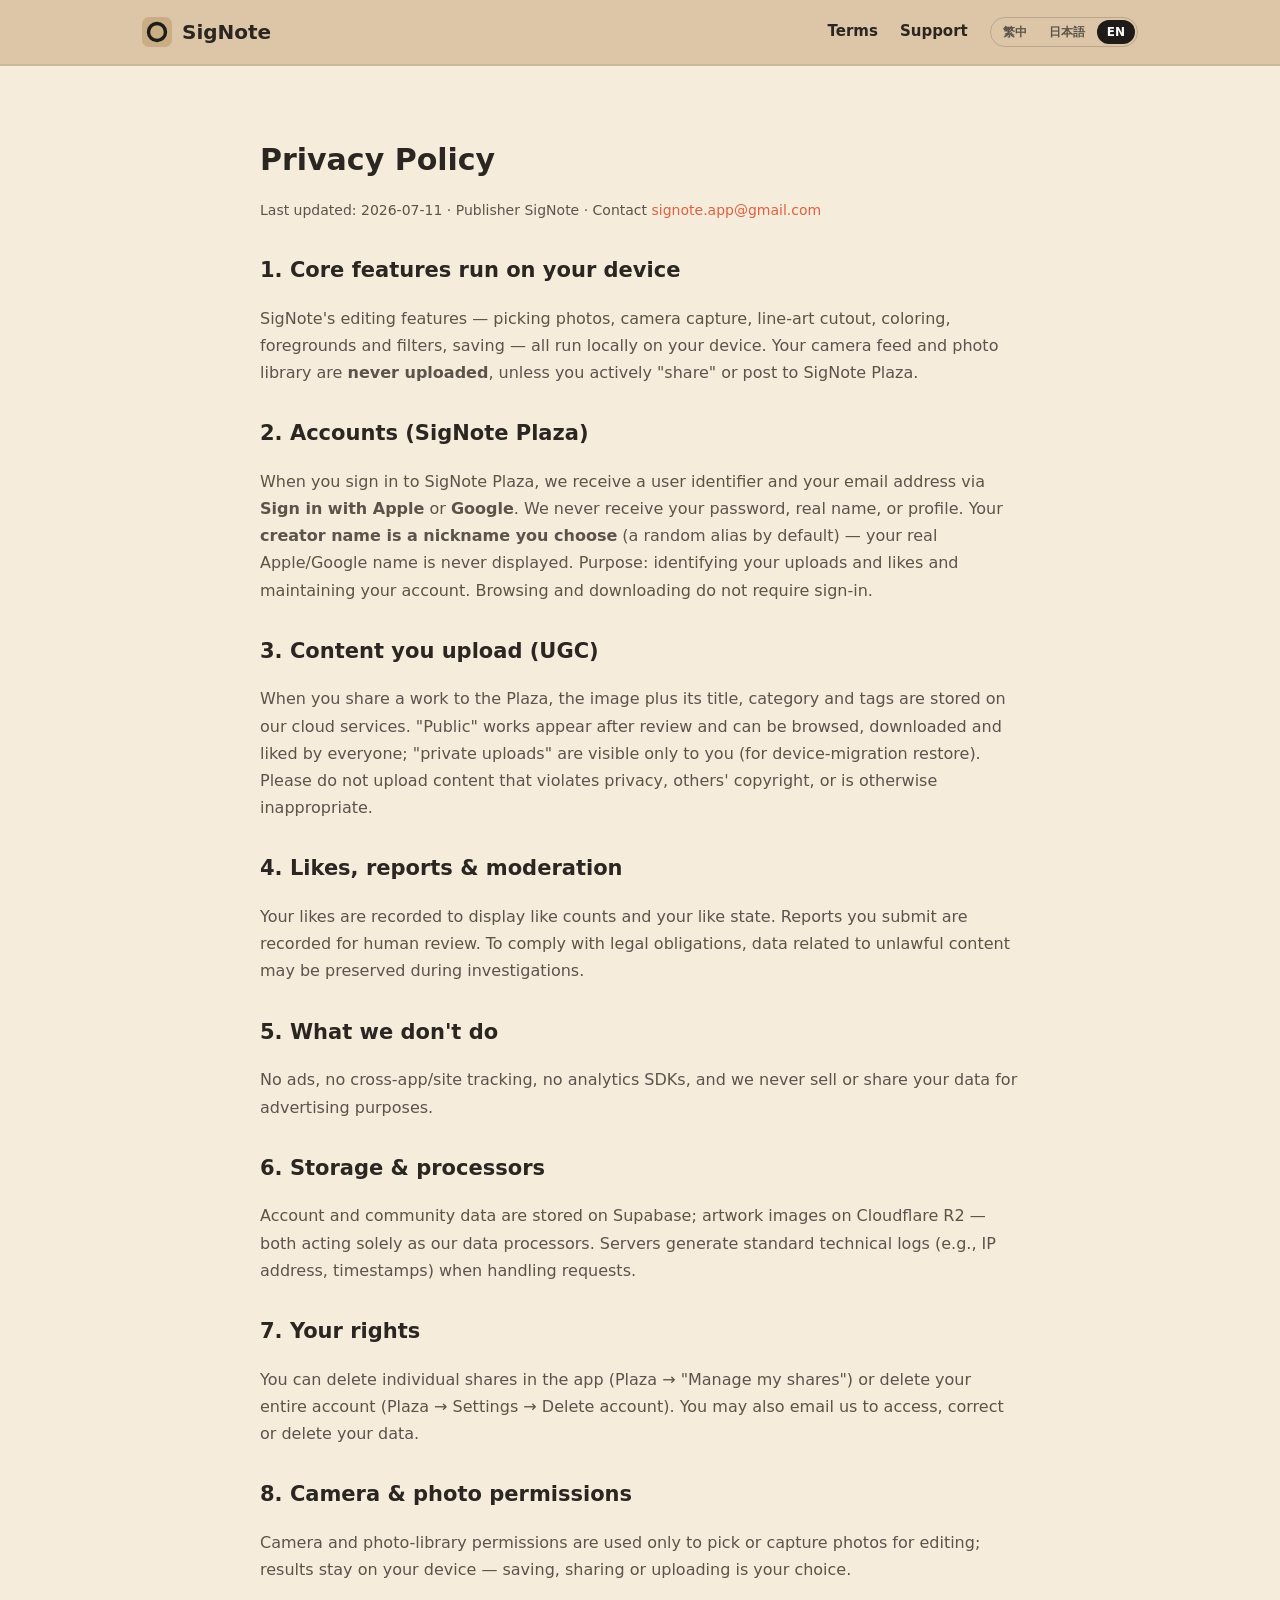
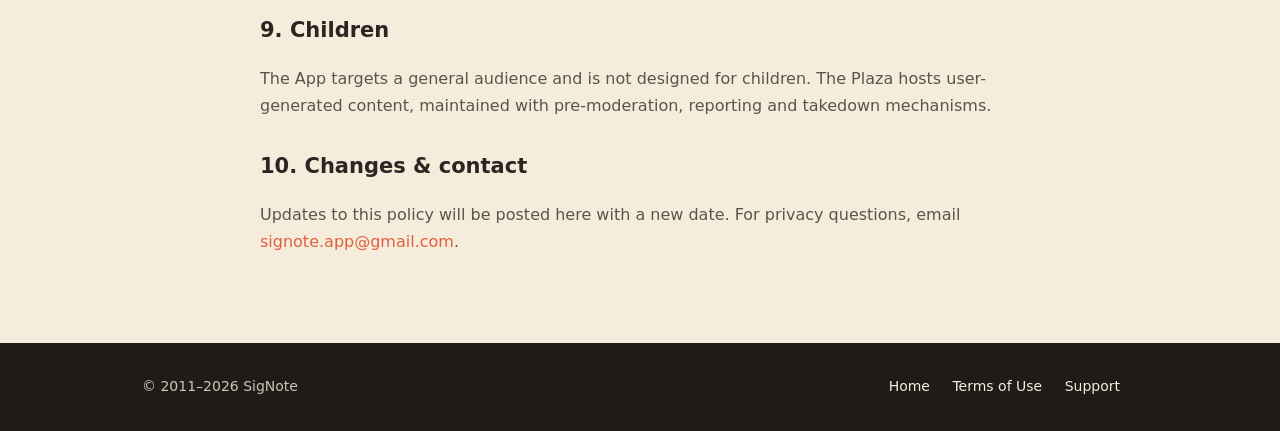
<file: privacy.html>
<!DOCTYPE html>
<!-- SigNote website — content v2.4.0（含 SigNote 廣場社群；最後更新 2026-07-11） -->
<html lang="zh-Hant">
<head>
<meta charset="utf-8">
<meta name="viewport" content="width=device-width, initial-scale=1">
<title>隱私權政策 — SigNote</title>
<meta name="description" content="SigNote 隱私權政策 / Privacy Policy / プライバシーポリシー">
<link rel="stylesheet" href="style.css?v=230">
</head>
<body>

<header class="site">
  <div class="wrap">
    <div class="brand">
      <svg width="30" height="30" viewBox="0 0 30 30" aria-hidden="true">
        <rect width="30" height="30" rx="7" fill="#c9ad84"/>
        <circle cx="15" cy="15" r="8.5" fill="none" stroke="#1f1b18" stroke-width="3.4"/>
      </svg>
      <a href="index.html" style="color:inherit">SigNote</a>
    </div>
    <nav class="top">
      <a href="terms.html" data-i18n="nav_terms">使用條款</a>
      <a href="support.html" data-i18n="nav_support">客服</a>
      <span class="lang-switch" role="group" aria-label="Language">
        <button type="button" data-lang="zh">繁中</button>
        <button type="button" data-lang="ja">日本語</button>
        <button type="button" data-lang="en">EN</button>
      </span>
    </nav>
  </div>
</header>

<main class="wrap legal">
  <h1 data-i18n="priv_h1">隱私權政策</h1>
  <p class="updated" data-i18n="priv_updated">最後更新：2026-07-11 · 發行者 SigNote · 聯絡 <a href="mailto:signote.app@gmail.com">signote.app@gmail.com</a></p>

  <h2 data-i18n="priv_s1_h">1. 核心功能在你的裝置上完成</h2>
  <p data-i18n="priv_s1_p">SigNote（以下稱「本 App」）的編輯功能——選照片、相機拍攝、去背線稿、塗色、加前景與濾鏡、存檔——全部在你的裝置本機完成。你的相機畫面與相簿照片<strong>不會被上傳</strong>，除非你主動「分享」或使用「SigNote 廣場」上傳作品。</p>

  <h2 data-i18n="priv_s2_h">2. 帳號（SigNote 廣場）</h2>
  <p data-i18n="priv_s2_p">使用「SigNote 廣場」並登入時，我們透過你選擇的 <strong>Sign in with Apple</strong> 或 <strong>Google</strong> 取得一組使用者識別碼與你的電子郵件。我們不會取得你的密碼，也不會取得你的真實姓名或個人檔案。你在廣場顯示的<strong>作者名為自訂暱稱</strong>（預設為隨機代稱），不會顯示 Apple/Google 的真實姓名。用途：辨識你的上傳與按讚、維護帳號。瀏覽與下載不需登入。</p>

  <h2 data-i18n="priv_s3_h">3. 你上傳的內容（UGC）</h2>
  <p data-i18n="priv_s3_p">當你把作品上傳到廣場，該圖檔與你填寫的名稱、分類、標籤會儲存到我們的雲端服務。「公開」作品經審核後供所有人瀏覽、下載與按讚；「不公開上傳」僅你自己可見（供換機還原）。請勿上傳含個人隱私、侵害他人著作權或不當內容的圖片。</p>

  <h2 data-i18n="priv_s4_h">4. 按讚、檢舉與審核</h2>
  <p data-i18n="priv_s4_p">你對作品的按讚會被記錄，用以顯示讚數與你的按讚狀態。你送出的檢舉會被記錄以供人工審核。為符合法律義務，涉及違法內容的相關資料可能於調查期間被保全。</p>

  <h2 data-i18n="priv_s5_h">5. 我們不做的事</h2>
  <p data-i18n="priv_s5_p">本 App 不含廣告、不做使用者追蹤（跨 App／網站）、不接分析 SDK、不為廣告目的出售或分享你的資料。</p>

  <h2 data-i18n="priv_s6_h">6. 資料儲存與處理者</h2>
  <p data-i18n="priv_s6_p">帳號與社群資料儲存於 Supabase，作品圖檔儲存於 Cloudflare R2；兩者僅作為我們的資料處理者。伺服器在處理請求時會產生標準技術紀錄（如 IP 位址、時間戳）。</p>

  <h2 data-i18n="priv_s7_h">7. 你的權利</h2>
  <p data-i18n="priv_s7_p">你可在 App 內刪除單件分享（廣場 →「管理我的分享」）或刪除整個帳號（廣場 → 設定 → 刪除帳號），也可來信要求查詢、更正或刪除你的資料，我們會在合理時間內處理。</p>

  <h2 data-i18n="priv_s8_h">8. 相機與相簿權限</h2>
  <p data-i18n="priv_s8_p">相機與相簿權限僅用於讓你選取或拍攝要編輯的照片；處理結果留在你的裝置上，由你決定是否存檔、分享或上傳。</p>

  <h2 data-i18n="priv_s9_h">9. 兒童</h2>
  <p data-i18n="priv_s9_p">本 App 為一般客群，非專為兒童設計。廣場為使用者產生內容，我們提供事前審核、檢舉與下架機制以維護內容品質。</p>

  <h2 data-i18n="priv_s10_h">10. 變更與聯絡</h2>
  <p data-i18n="priv_s10_p">本政策如有更新將於此頁公告並更新日期。有任何隱私問題請來信 <a href="mailto:signote.app@gmail.com">signote.app@gmail.com</a>。</p>
</main>

<footer class="site">
  <div class="wrap">
    <div>© 2011–2026 SigNote</div>
    <div class="links">
      <a href="index.html" data-i18n="foot_home">首頁</a>
      <a href="terms.html" data-i18n="foot_terms">使用條款</a>
      <a href="support.html" data-i18n="foot_support">客服支援</a>
    </div>
  </div>
</footer>

<script src="i18n.js"></script>
</body>
</html>
</file>
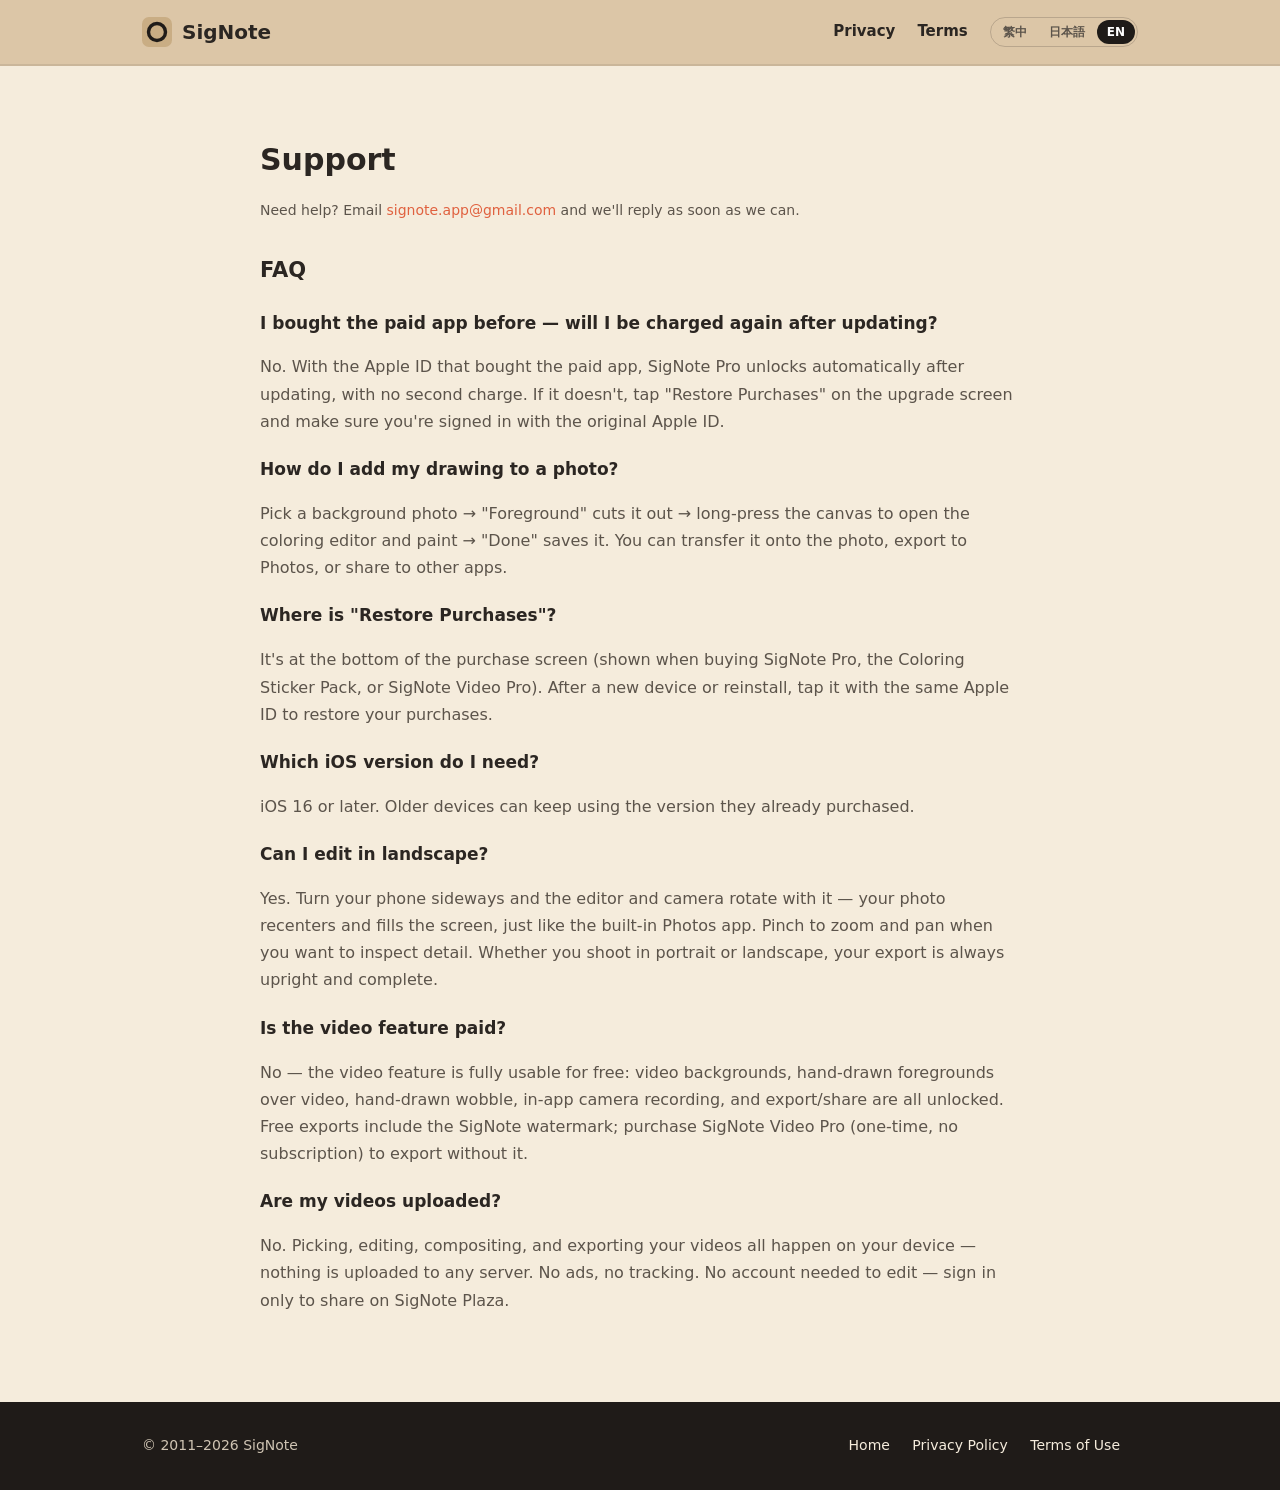
<file: support.html>
<!DOCTYPE html>
<!-- SigNote website — content v2.0.0 (無社群版；v2.1 廣場內容見 git tag site-v2.1.0) -->
<html lang="zh-Hant">
<head>
<meta charset="utf-8">
<meta name="viewport" content="width=device-width, initial-scale=1">
<title>客服支援 — SigNote</title>
<link rel="stylesheet" href="style.css?v=230">
</head>
<body>

<header class="site">
  <div class="wrap">
    <div class="brand">
      <svg width="30" height="30" viewBox="0 0 30 30" aria-hidden="true">
        <rect width="30" height="30" rx="7" fill="#c9ad84"/>
        <circle cx="15" cy="15" r="8.5" fill="none" stroke="#1f1b18" stroke-width="3.4"/>
      </svg>
      <a href="index.html" style="color:inherit">SigNote</a>
    </div>
    <nav class="top">
      <a href="privacy.html" data-i18n="nav_privacy">隱私</a>
      <a href="terms.html" data-i18n="nav_terms">條款</a>
      <span class="lang-switch" role="group" aria-label="Language">
        <button type="button" data-lang="zh">繁中</button>
        <button type="button" data-lang="ja">日本語</button>
        <button type="button" data-lang="en">EN</button>
      </span>
    </nav>
  </div>
</header>

<main class="wrap legal">
  <h1 data-i18n="sup_h1">客服支援</h1>
  <p class="updated" data-i18n="sup_updated">需要協助嗎？來信 <a href="mailto:signote.app@gmail.com">signote.app@gmail.com</a>，我們會盡快回覆。</p>

  <h2 data-i18n="sup_faq_h">常見問題</h2>

  <h3 data-i18n="sup_q1">我以前買過付費版，更新後要再付費嗎？</h3>
  <p data-i18n="sup_a1">不用。曾購買付費版的 Apple ID，更新後會自動解鎖 SigNote Pro（原付費版權益），永不二次收費。若沒自動解鎖，請在 App 付費頁點「還原購買」，並確認登入的是當初購買的 Apple ID。</p>

  <h3 data-i18n="sup_q2">怎麼把手繪加到照片上？</h3>
  <p data-i18n="sup_a2">選一張背景照片 →「前景」自動去背成前景 → 長按畫布開啟塗色編輯器上色 →「完成」存檔，即可把前景轉印到照片、輸出到相簿或分享到其他 App。</p>

  <h3 data-i18n="sup_q3">「還原購買」在哪裡？</h3>
  <p data-i18n="sup_a3">在 App 的付費頁面（購買「SigNote Pro」「塗色貼紙功能包」「SigNote 影片 Pro」時出現）底部就有「還原購買」。換機或重裝後用同一個 Apple ID 點一下即可恢復已購項目。</p>

  <h3 data-i18n="sup_q4">需要哪個 iOS 版本？</h3>
  <p data-i18n="sup_a4">需要 iOS 16 以上。較舊的裝置可繼續使用先前已購買的版本。</p>

  <h3 data-i18n="sup_q5">可以橫向（打橫）編輯嗎？</h3>
  <p data-i18n="sup_a5">可以。把手機打橫，編輯畫面與相機會跟著旋轉、照片自動置中滿版，操作就像 iOS 內建「相片」App。想看細節時用雙指縮放、平移即可。無論直拍或橫拍，輸出的成品都是正立、完整的。</p>

  <h3 data-i18n="sup_q6">影片功能要付費嗎？</h3>
  <p data-i18n="sup_a6">不用，影片功能免費就能完整使用：影片當背景、手繪前景疊上影片、手繪抖動、相機直接錄影、匯出分享通通不上鎖。免費版匯出的影片會帶 SigNote 標記，購買「SigNote 影片 Pro」（一次買斷、沒有訂閱）即可匯出乾淨影片。</p>

  <h3 data-i18n="sup_q7">影片會上傳到伺服器嗎？</h3>
  <p data-i18n="sup_a7">不會。影片的選取、編輯、合成與匯出全程都在你的裝置上完成，影片與作品不會上傳到任何伺服器。SigNote 無廣告、無追蹤；編輯不用帳號，「SigNote 廣場」分享才需登入。</p>
</main>

<footer class="site">
  <div class="wrap">
    <div>© 2011–2026 SigNote</div>
    <div class="links">
      <a href="index.html" data-i18n="foot_home">首頁</a>
      <a href="privacy.html" data-i18n="foot_privacy">隱私權政策</a>
      <a href="terms.html" data-i18n="foot_terms">使用條款</a>
    </div>
  </div>
</footer>

<script src="i18n.js"></script>
</body>
</html>
</file>
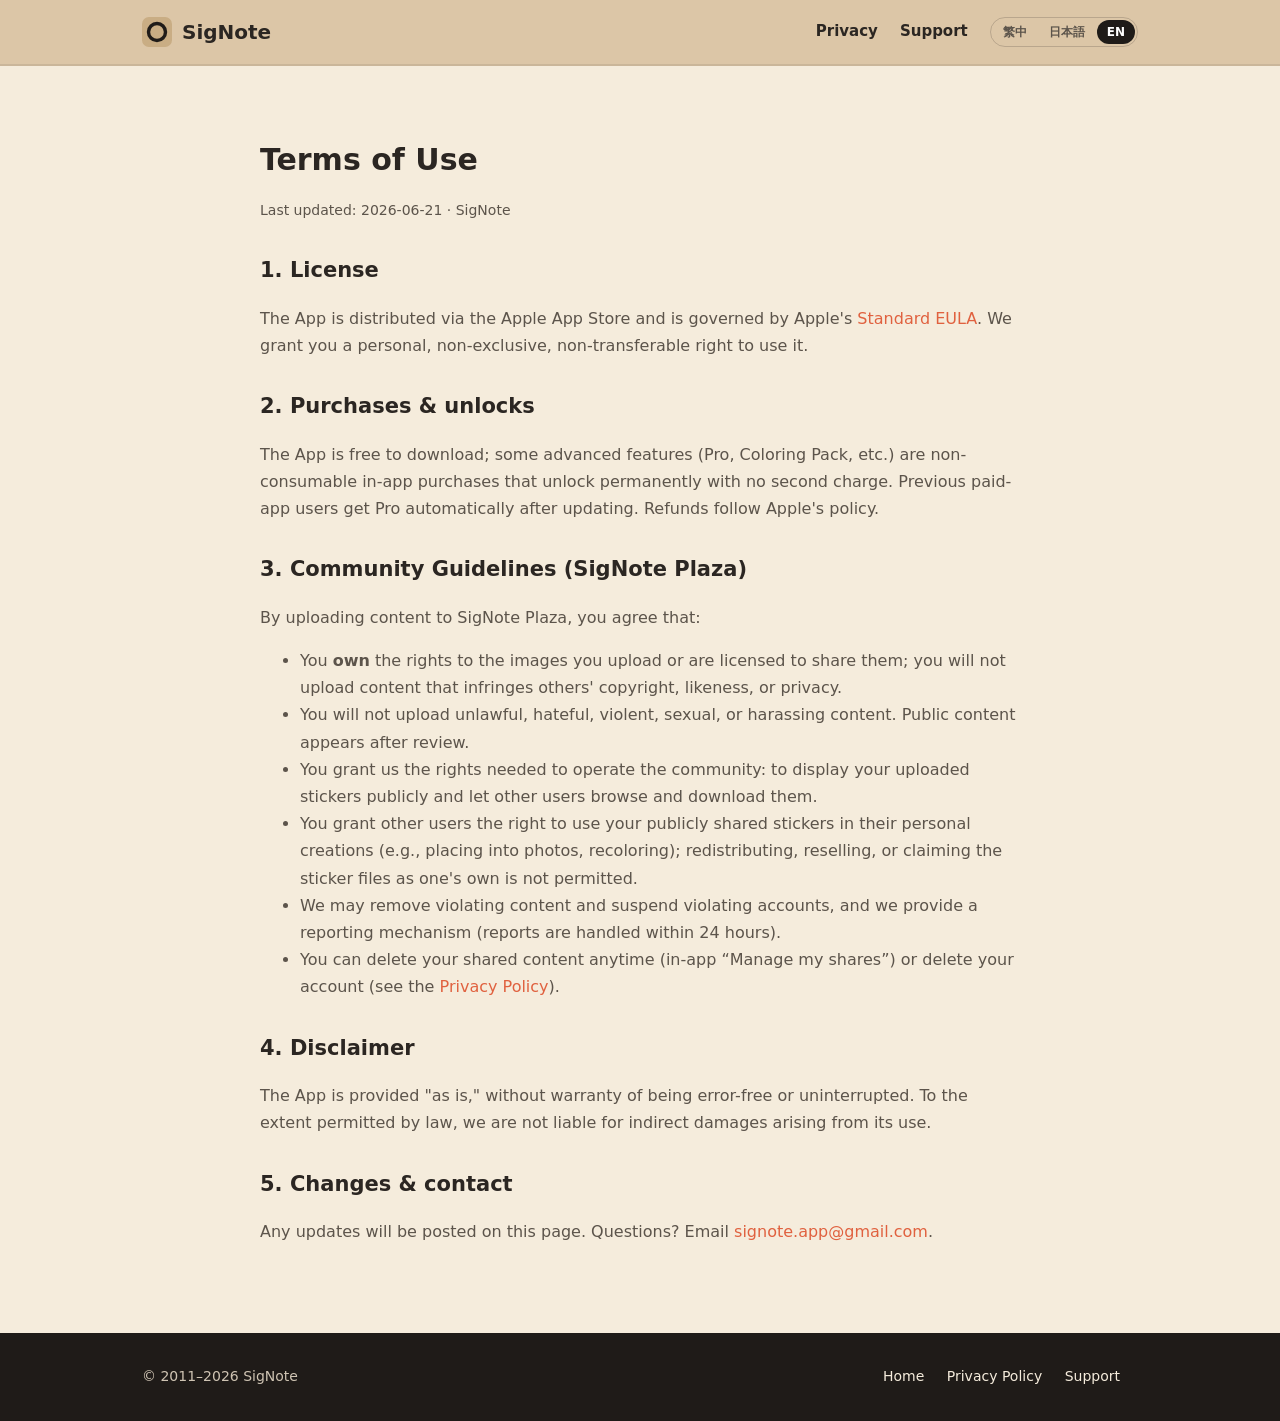
<file: terms.html>
<!DOCTYPE html>
<!-- SigNote website — content v2.4.0（含 SigNote 廣場社群；最後更新 2026-07-11） -->
<html lang="zh-Hant">
<head>
<meta charset="utf-8">
<meta name="viewport" content="width=device-width, initial-scale=1">
<title>使用條款 — SigNote</title>
<link rel="stylesheet" href="style.css?v=230">
</head>
<body>

<header class="site">
  <div class="wrap">
    <div class="brand">
      <svg width="30" height="30" viewBox="0 0 30 30" aria-hidden="true">
        <rect width="30" height="30" rx="7" fill="#c9ad84"/>
        <circle cx="15" cy="15" r="8.5" fill="none" stroke="#1f1b18" stroke-width="3.4"/>
      </svg>
      <a href="index.html" style="color:inherit">SigNote</a>
    </div>
    <nav class="top">
      <a href="privacy.html" data-i18n="nav_privacy">隱私</a>
      <a href="support.html" data-i18n="nav_support">客服</a>
      <span class="lang-switch" role="group" aria-label="Language">
        <button type="button" data-lang="zh">繁中</button>
        <button type="button" data-lang="ja">日本語</button>
        <button type="button" data-lang="en">EN</button>
      </span>
    </nav>
  </div>
</header>

<main class="wrap legal">
  <h1 data-i18n="terms_h1">使用條款</h1>
  <p class="updated" data-i18n="terms_updated">最後更新：2026-06-21 · SigNote</p>

  <h2 data-i18n="terms_s1_h">1. 授權</h2>
  <p data-i18n="terms_s1_p">本 App 透過 Apple App Store 提供，使用即受 Apple 的<a href="https://www.apple.com/legal/internet-services/itunes/dev/stdeula/">標準最終使用者授權合約（EULA）</a>規範。我們授予你個人、非專屬、不可轉讓的使用權。</p>

  <h2 data-i18n="terms_s2_h">2. 購買與解鎖</h2>
  <p data-i18n="terms_s2_p">本 App 免費下載，部分進階功能（Pro、塗色功能包等）為 App 內購買的非消耗性項目，購買後永久解鎖、永不二次收費。曾購買舊版付費 App 的使用者，更新後自動解鎖 Pro。退款依 Apple 政策辦理。</p>

  <h2 id="community" data-i18n="terms_comm_h">3. 社群守則（SigNote 廣場）</h2>
  <p data-i18n="terms_comm_p">使用「SigNote 廣場」上傳內容時，你同意：</p>
  <ul>
    <li data-i18n="terms_comm_li1">你<strong>擁有</strong>所上傳圖片的權利，或已取得授權；不上傳侵害他人著作權、肖像權或隱私的內容。</li>
    <li data-i18n="terms_comm_li2">不上傳違法、仇恨、暴力、色情或騷擾性內容。公開內容經審核後顯示。</li>
    <li data-i18n="terms_comm_li3">你授予我們為提供社群服務所需的權利，將你上傳的貼紙公開展示、供其他使用者瀏覽與下載。</li>
    <li data-i18n="terms_comm_li4">你授予其他使用者將你公開分享的貼紙用於其個人創作（如貼入照片、再上色）之權利；但不得將貼紙原始檔另行散布、轉售或宣稱為己作。</li>
    <li data-i18n="terms_comm_li5">我們有權移除違規內容、停權違規帳號，並提供其他使用者檢舉機制（檢舉將於 24 小時內處置）。</li>
    <li data-i18n="terms_comm_li6">你可隨時刪除你分享的內容（App 內「管理我的分享」）或刪除帳號（見<a href="privacy.html">隱私權政策</a>）。</li>
  </ul>

  <h2 data-i18n="terms_s3_h">4. 免責</h2>
  <p data-i18n="terms_s3_p">本 App 依「現狀」提供，我們不保證其完全無誤或永不中斷。對於社群中由使用者上傳的內容，我們不為其正確性、合法性或品質背書。在法律允許範圍內，我們不為使用本 App 所生之間接損害負責。</p>

  <h2 data-i18n="terms_s4_h">5. 變更與聯絡</h2>
  <p data-i18n="terms_s4_p">條款如有更新將於此頁公告。問題請來信 <a href="mailto:signote.app@gmail.com">signote.app@gmail.com</a>。</p>
</main>

<footer class="site">
  <div class="wrap">
    <div>© 2011–2026 SigNote</div>
    <div class="links">
      <a href="index.html" data-i18n="foot_home">首頁</a>
      <a href="privacy.html" data-i18n="foot_privacy">隱私權政策</a>
      <a href="support.html" data-i18n="foot_support">客服支援</a>
    </div>
  </div>
</footer>

<script src="i18n.js"></script>
</body>
</html>
</file>
<file: style.css>
/* SigNote 官網共用樣式。牛皮紙暖色 + 手繪 die-cut 貼紙感，呼應 App ICON。純 CSS、無框架。 */
:root {
  --kraft: #d9c3a3;
  --kraft-deep: #c9ad84;
  --ink: #2b2622;
  --ink-soft: #5c544b;
  --paper: #f5ecdc;
  --paper-2: #efe3cf;
  --accent: #1f1b18;
  --pop: #e0613f;
  --teal: #2e8b8b;
  --like: #e8557a;
  --radius: 16px;
  --maxw: 1040px;
  --shadow: 0 10px 30px rgba(40,30,20,.16);
}
* { box-sizing: border-box; }
html { scroll-behavior: smooth; }
body {
  margin: 0;
  font-family: -apple-system, "PingFang TC", "Hiragino Sans", "Noto Sans TC", system-ui, sans-serif;
  color: var(--ink);
  background: var(--paper);
  line-height: 1.7;
  -webkit-font-smoothing: antialiased;
}
a { color: var(--pop); text-decoration: none; }
a:hover { text-decoration: underline; }
img { max-width: 100%; display: block; }
.wrap { max-width: var(--maxw); margin: 0 auto; padding: 0 22px; }
.center { text-align: center; }

/* Header / nav */
header.site {
  background: rgba(217,195,163,.92);
  backdrop-filter: saturate(140%) blur(8px);
  -webkit-backdrop-filter: saturate(140%) blur(8px);
  border-bottom: 2px solid rgba(0,0,0,.08);
  position: sticky; top: 0; z-index: 20;
}
header.site .wrap { display: flex; align-items: center; justify-content: space-between; height: 64px; }
.brand { display: flex; align-items: center; gap: 10px; font-weight: 800; font-size: 20px; color: var(--ink); }
.brand:hover { text-decoration: none; }
.brand svg { display: block; }
nav.top { display: flex; align-items: center; gap: 22px; }
nav.top a { color: var(--ink); font-weight: 600; font-size: 15px; }
nav.top a.btn-sm { color: #fff; }
@media (max-width: 620px){ nav.top a:not(.btn-sm){ display:none; } }

/* Buttons */
.btn {
  display: inline-block; background: var(--accent); color: #fff !important;
  padding: 14px 28px; border-radius: 999px; font-weight: 700; font-size: 16px;
  border: 0; cursor: pointer; transition: transform .12s ease, box-shadow .12s ease;
  box-shadow: 0 6px 16px rgba(31,27,24,.22);
}
.btn:hover { text-decoration: none; transform: translateY(-2px); box-shadow: 0 10px 22px rgba(31,27,24,.28); }
.btn.alt { background: transparent; color: var(--ink) !important; border: 2px solid var(--ink); box-shadow: none; }
.btn.alt:hover { background: rgba(31,27,24,.06); }
.btn-sm { padding: 9px 18px; font-size: 14px; }

/* Hero */
.hero { background: linear-gradient(180deg, var(--kraft) 0%, var(--kraft) 62%, var(--paper) 100%); padding: 56px 0 64px; overflow: hidden; }
.hero-grid { display: grid; grid-template-columns: 1.05fr .95fr; gap: 32px; align-items: center; }
.eyebrow { display: inline-block; background: rgba(31,27,24,.08); color: var(--ink-soft);
  font-weight: 700; font-size: 13px; letter-spacing: .3px; padding: 6px 14px; border-radius: 999px; }
.hero h1 { font-size: clamp(38px, 6.4vw, 62px); line-height: 1.08; margin: 16px 0 12px; letter-spacing: -1px; }
.hero h1 .hl { color: var(--pop); }
.hero .tag { font-size: clamp(17px, 2.4vw, 21px); color: var(--ink-soft); margin: 0 0 26px; max-width: 480px; }
.hero .cta { display: flex; gap: 12px; flex-wrap: wrap; margin: 0 0 16px; }
.hero .en { font-size: 14px; color: var(--ink-soft); opacity: .85; }

/* Hero pipeline art: three overlapping die-cut cards + floating sticker */
.hero-art { position: relative; min-height: 420px; }
.pl { position: absolute; margin: 0; width: 60%; background: #fff;
  border-radius: 18px; box-shadow: var(--shadow); padding: 10px 10px 8px; }
.pl img { width: 100%; aspect-ratio: 1/1.04; object-fit: contain; border-radius: 10px; background: var(--paper-2); }
.pl figcaption { text-align: center; font-size: 13px; font-weight: 700; color: var(--ink-soft); padding: 8px 0 2px; }
.pl-1 { top: 0; left: 2%; transform: rotate(-6deg); z-index: 1; }
.pl-2 { top: 12%; left: 30%; transform: rotate(3deg); z-index: 2; }
.pl-3 { top: 34%; left: 8%; transform: rotate(-2deg); z-index: 3; }
.pl.sticker img { background: transparent; }
.pl.sticker { background: #fff; }
.float-stik { position: absolute; width: 30%; height: auto; right: -2%; top: 2%; z-index: 4;
  filter: drop-shadow(0 8px 14px rgba(40,30,20,.28)); animation: float 5.5s ease-in-out infinite; }
@keyframes float { 0%,100%{ transform: translateY(0) rotate(8deg);} 50%{ transform: translateY(-14px) rotate(8deg);} }

@media (max-width: 760px){
  .hero-grid { grid-template-columns: 1fr; }
  .hero-art { min-height: 360px; margin-top: 8px; max-width: 420px; }
}

/* Sections */
section.block { padding: 64px 0; }
section.block.tint { background: var(--paper-2); }
section.block h2 { font-size: clamp(27px, 4vw, 36px); margin: 0 0 8px; text-align: center; letter-spacing: -.5px; }
section.block .sub { text-align: center; color: var(--ink-soft); margin: 0 auto 40px; max-width: 560px; }

/* How it works — pipeline */
.steps { display: flex; align-items: stretch; justify-content: center; gap: 14px; flex-wrap: wrap; }
.step { flex: 1 1 240px; max-width: 300px; background: #fff; border-radius: var(--radius);
  box-shadow: var(--shadow); padding: 18px; position: relative; }
.step .stage { background: var(--paper-2); border-radius: 12px; aspect-ratio: 1/1; display: grid; place-items: center; overflow: hidden; }
.step .stage img { width: 86%; height: 86%; object-fit: contain; }
.step .stage.line { background: repeating-linear-gradient(45deg, #fbf6ec, #fbf6ec 10px, #f3ead9 10px, #f3ead9 20px); }
.step .n { position: absolute; top: -14px; left: 18px; width: 34px; height: 34px; border-radius: 50%;
  background: var(--pop); color: #fff; font-weight: 800; display: grid; place-items: center; box-shadow: 0 4px 10px rgba(224,97,63,.4); }
.step h3 { margin: 16px 0 6px; font-size: 20px; }
.step p { margin: 0; color: var(--ink-soft); font-size: 15px; }
.steps .arrow { align-self: center; font-size: 34px; color: var(--kraft-deep); font-weight: 700; }
@media (max-width: 760px){ .steps .arrow { transform: rotate(90deg); } }

/* Feature grid */
.features { display: grid; grid-template-columns: repeat(auto-fit, minmax(240px, 1fr)); gap: 18px; }
.card {
  background: #fff; border: 1px solid rgba(0,0,0,.06); border-radius: var(--radius);
  padding: 24px; box-shadow: 0 3px 14px rgba(40,30,20,.06); transition: transform .14s ease, box-shadow .14s ease;
}
.card:hover { transform: translateY(-3px); box-shadow: var(--shadow); }
.card .ic { font-size: 30px; }
.card h3 { margin: 12px 0 6px; font-size: 19px; }
.card p { margin: 0; color: var(--ink-soft); font-size: 15px; }

/* Video signature (v2.3) */
.badge-new { display: inline-block; background: var(--pop); color: #fff; font-size: 12px; font-weight: 800;
  letter-spacing: .5px; padding: 4px 12px; border-radius: 999px; }
.card.new { position: relative; border-color: rgba(224,97,63,.35); }
.card.new .badge-new { position: absolute; top: -12px; right: 16px; box-shadow: 0 4px 10px rgba(224,97,63,.4); }
.video-grid { display: grid; grid-template-columns: 1.1fr .9fr; gap: 44px; align-items: center; }
section.block .video-copy h2 { text-align: left; margin: 14px 0 8px; }
section.block .video-copy .sub { text-align: left; margin: 0 0 20px; max-width: none; }
.video-points { list-style: none; padding: 0; margin: 0; }
.video-points li { color: var(--ink-soft); font-size: 15px; padding: 7px 0 7px 26px; position: relative; }
.video-points li::before { content: "✓"; position: absolute; left: 0; color: var(--teal); font-weight: 800; }
.video-points strong { color: var(--ink); }
.video-shot { margin: 0; justify-self: center; text-align: center; }
.video-shot img { width: 100%; max-width: 360px; height: auto; margin: 0 auto;
  border-radius: 28px; box-shadow: var(--shadow); background: var(--paper-2); }
.video-shot figcaption { font-size: 13px; color: var(--ink-soft); margin: 12px auto 0; max-width: 360px; }
/* reverse：圖在左、文案在右（鏡像影片區塊） */
.video-grid.reverse { grid-template-columns: .9fr 1.1fr; }
@media (max-width: 760px){
  .video-grid { grid-template-columns: 1fr; gap: 28px; }
  .video-grid.reverse { grid-template-columns: 1fr; }
  .video-grid.reverse .video-copy { order: -1; }
}

/* Showcase — scattered die-cut stickers */
.showcase { background: var(--kraft); }
.stik-row { display: flex; gap: clamp(8px, 4vw, 48px); justify-content: center; align-items: center; flex-wrap: wrap; margin-bottom: 36px; }
.bigstik { width: clamp(150px, 26vw, 230px); height: auto; filter: drop-shadow(0 12px 18px rgba(40,30,20,.26)); transition: transform .2s ease; }
.bigstik:hover { transform: translateY(-6px) scale(1.03); }
.bigstik.s1 { transform: rotate(-8deg); }
.bigstik.s2 { transform: rotate(2deg); }
.bigstik.s3 { transform: rotate(9deg); }
.bigstik.s1:hover { transform: rotate(-8deg) translateY(-6px) scale(1.03); }
.bigstik.s3:hover { transform: rotate(9deg) translateY(-6px) scale(1.03); }

/* Pricing */
.plans { display: grid; grid-template-columns: repeat(auto-fit, minmax(230px, 1fr)); gap: 18px; align-items: stretch; }
.plan { background: #fff; border-radius: var(--radius); padding: 26px 22px; box-shadow: 0 3px 14px rgba(40,30,20,.06);
  border: 1px solid rgba(0,0,0,.06); position: relative; display: flex; flex-direction: column; }
.plan.best { border: 2px solid var(--pop); box-shadow: var(--shadow); }
.plan .ribbon { position: absolute; top: -12px; right: 18px; background: var(--pop); color: #fff;
  font-size: 12px; font-weight: 800; padding: 4px 12px; border-radius: 999px; }
.plan h3 { margin: 0 0 6px; font-size: 19px; }
.plan .price { font-size: 30px; font-weight: 800; letter-spacing: -.5px; margin-bottom: 14px; }
.plan ul { list-style: none; padding: 0; margin: 0; }
.plan li { color: var(--ink-soft); font-size: 15px; padding: 6px 0 6px 24px; position: relative; }
.plan li::before { content: "✓"; position: absolute; left: 0; color: var(--teal); font-weight: 800; }
.foot-note { text-align: center; color: var(--ink-soft); font-size: 14px; margin: 26px auto 0; max-width: 620px; }

/* Legal pages */
.legal { padding: 48px 0 72px; max-width: 760px; }   /* 窄一點利於長文閱讀 */
.legal h1 { font-size: 30px; margin-bottom: 4px; }
.legal .updated { color: var(--ink-soft); font-size: 14px; margin-bottom: 28px; }
.legal h2 { font-size: 21px; margin: 30px 0 8px; }
.legal h3 { font-size: 17px; margin: 20px 0 6px; }
.legal p, .legal li { color: var(--ink-soft); }
.legal .divider { border: 0; border-top: 1px dashed rgba(0,0,0,.2); margin: 40px 0; }
.legal table { width: 100%; border-collapse: collapse; margin: 12px 0; font-size: 14px; }
.legal th, .legal td { border: 1px solid rgba(0,0,0,.12); padding: 8px 10px; text-align: left; }
.lang-note { background: var(--kraft); border-radius: 12px; padding: 10px 16px; font-size: 14px; display: inline-block; }

/* Footer */
footer.site { background: var(--accent); color: #cfc4b3; padding: 32px 0; font-size: 14px; }
footer.site .wrap { display: flex; flex-wrap: wrap; gap: 14px 28px; justify-content: space-between; align-items: center; }
footer.site a { color: #f5ecdc; }
footer.site .links a { margin-right: 18px; }

/* 語言切換 */
.lang-switch { display: inline-flex; gap: 2px; border: 1px solid rgba(31,27,24,.18); border-radius: 999px; padding: 2px; }
.lang-switch button { font: inherit; font-size: 12px; font-weight: 600; line-height: 1; color: var(--ink-soft); background: transparent; border: 0; padding: 6px 10px; border-radius: 999px; cursor: pointer; }
.lang-switch button:hover { color: var(--ink); }
.lang-switch button[aria-current="true"] { background: var(--accent); color: #fff; }
@media (max-width: 620px){ .lang-switch button { padding: 6px 8px; font-size: 11px; } }

@media (prefers-reduced-motion: reduce){ .float-stik { animation: none; } * { scroll-behavior: auto; } }
</file>
